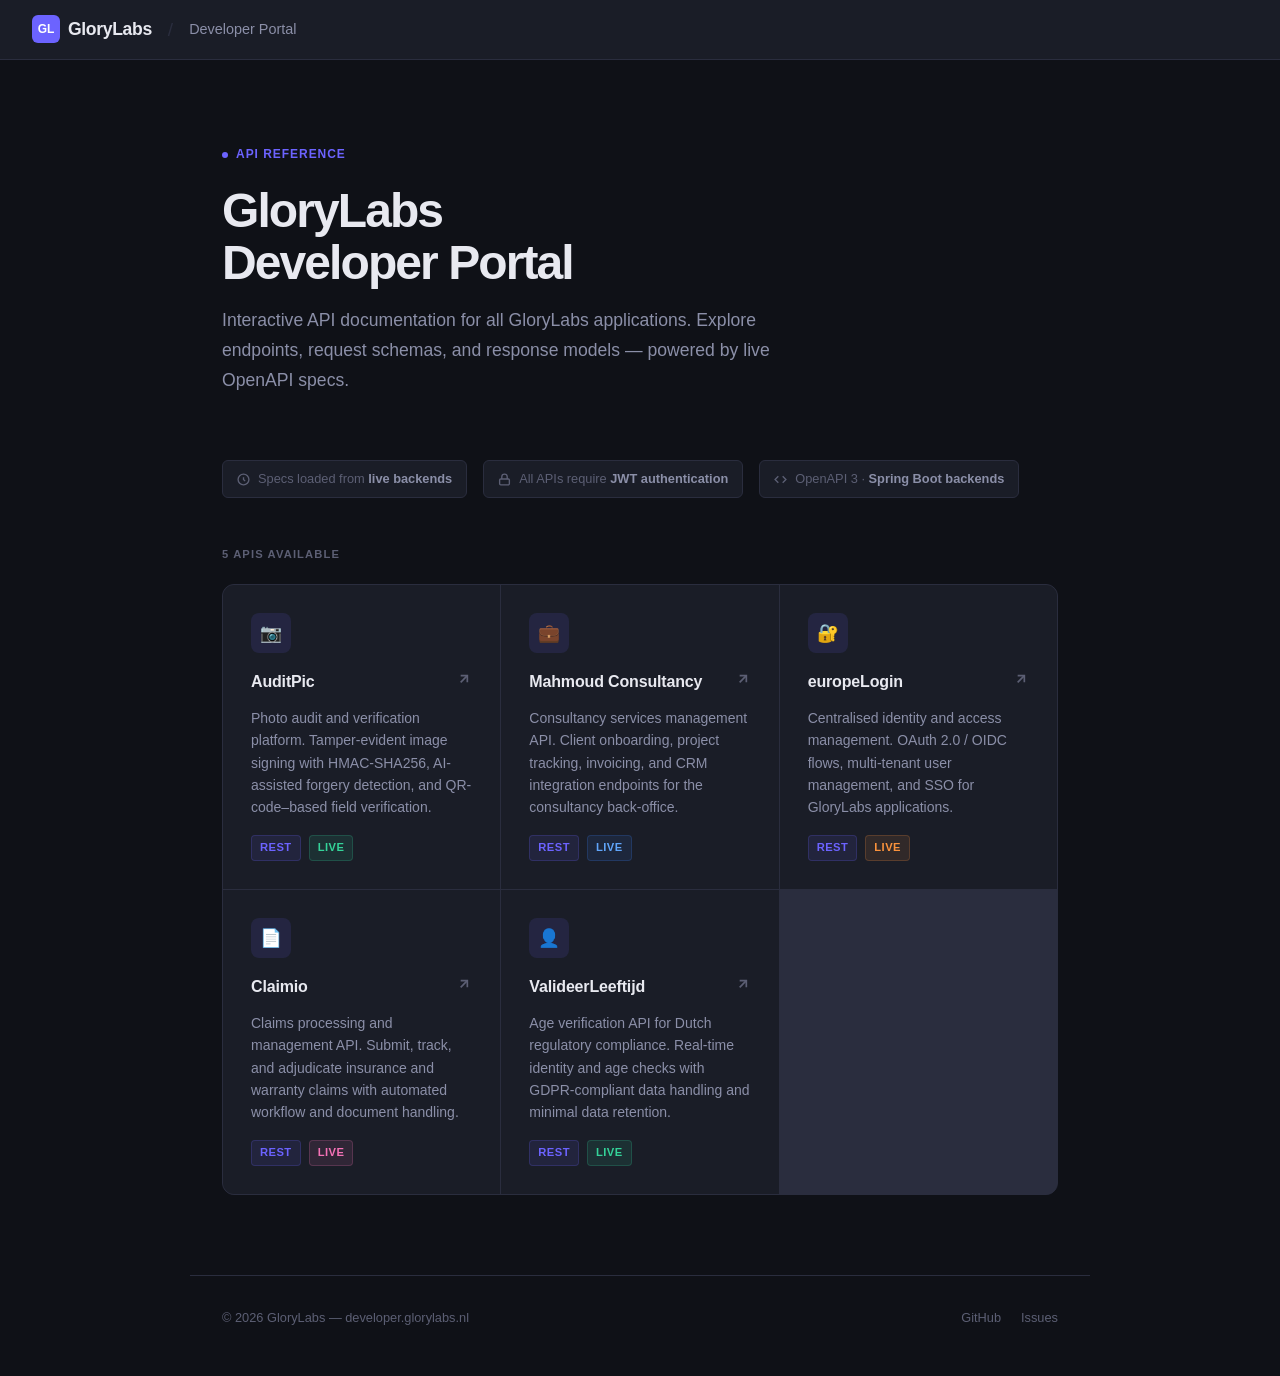
<file: index.html>
<!DOCTYPE html>
<html lang="en">
<head>
  <meta charset="utf-8" />
  <meta name="viewport" content="width=device-width, initial-scale=1" />
  <title>GloryLabs Developer Portal</title>
  <meta name="description" content="API documentation for all GloryLabs applications. Built for developers and integrators." />
  <link rel="stylesheet" href="style.css" />
</head>
<body>

  <!-- Navigation -->
  <nav class="nav">
    <a class="nav-logo" href="/">
      <span class="nav-logo-mark">GL</span>
      GloryLabs
    </a>
    <span class="nav-divider">/</span>
    <span class="nav-section">Developer Portal</span>
  </nav>

  <!-- Hero -->
  <header class="hero">
    <div class="hero-eyebrow">
      <span class="hero-eyebrow-dot"></span>
      API Reference
    </div>
    <h1>GloryLabs<br />Developer Portal</h1>
    <p>
      Interactive API documentation for all GloryLabs applications.
      Explore endpoints, request schemas, and response models — powered by live OpenAPI specs.
    </p>
  </header>

  <!-- Info bar -->
  <div class="info-bar">
    <div class="info-item">
      <svg width="13" height="13" viewBox="0 0 24 24" fill="none" stroke="currentColor" stroke-width="2.5"><circle cx="12" cy="12" r="10"/><path d="M12 8v4l3 3"/></svg>
      <span>Specs loaded from <strong>live backends</strong></span>
    </div>
    <div class="info-item">
      <svg width="13" height="13" viewBox="0 0 24 24" fill="none" stroke="currentColor" stroke-width="2.5"><rect x="3" y="11" width="18" height="11" rx="2" ry="2"/><path d="M7 11V7a5 5 0 0 1 10 0v4"/></svg>
      <span>All APIs require <strong>JWT authentication</strong></span>
    </div>
    <div class="info-item">
      <svg width="13" height="13" viewBox="0 0 24 24" fill="none" stroke="currentColor" stroke-width="2.5"><polyline points="16 18 22 12 16 6"/><polyline points="8 6 2 12 8 18"/></svg>
      <span>OpenAPI 3 &middot; <strong>Spring Boot backends</strong></span>
    </div>
  </div>

  <!-- API Cards -->
  <main class="section">
    <div class="section-label">5 APIs available</div>
    <div class="card-grid">

      <a class="card" href="auditpic.html">
        <div class="card-icon">&#128247;</div>
        <div class="card-header">
          <span class="card-name">AuditPic</span>
          <svg class="card-arrow" width="16" height="16" viewBox="0 0 24 24" fill="none" stroke="currentColor" stroke-width="2.5"><line x1="7" y1="17" x2="17" y2="7"/><polyline points="7 7 17 7 17 17"/></svg>
        </div>
        <p class="card-desc">
          Photo audit and verification platform. Tamper-evident image signing with HMAC-SHA256, AI-assisted forgery detection, and QR-code–based field verification.
        </p>
        <div class="card-meta">
          <span class="card-tag">REST</span>
          <span class="card-tag green">Live</span>
        </div>
      </a>

      <a class="card" href="consultancy.html">
        <div class="card-icon">&#128188;</div>
        <div class="card-header">
          <span class="card-name">Mahmoud Consultancy</span>
          <svg class="card-arrow" width="16" height="16" viewBox="0 0 24 24" fill="none" stroke="currentColor" stroke-width="2.5"><line x1="7" y1="17" x2="17" y2="7"/><polyline points="7 7 17 7 17 17"/></svg>
        </div>
        <p class="card-desc">
          Consultancy services management API. Client onboarding, project tracking, invoicing, and CRM integration endpoints for the consultancy back-office.
        </p>
        <div class="card-meta">
          <span class="card-tag">REST</span>
          <span class="card-tag blue">Live</span>
        </div>
      </a>

      <a class="card" href="europelogin.html">
        <div class="card-icon">&#128272;</div>
        <div class="card-header">
          <span class="card-name">europeLogin</span>
          <svg class="card-arrow" width="16" height="16" viewBox="0 0 24 24" fill="none" stroke="currentColor" stroke-width="2.5"><line x1="7" y1="17" x2="17" y2="7"/><polyline points="7 7 17 7 17 17"/></svg>
        </div>
        <p class="card-desc">
          Centralised identity and access management. OAuth 2.0 / OIDC flows, multi-tenant user management, and SSO for GloryLabs applications.
        </p>
        <div class="card-meta">
          <span class="card-tag">REST</span>
          <span class="card-tag orange">Live</span>
        </div>
      </a>

      <a class="card" href="claimio.html">
        <div class="card-icon">&#128196;</div>
        <div class="card-header">
          <span class="card-name">Claimio</span>
          <svg class="card-arrow" width="16" height="16" viewBox="0 0 24 24" fill="none" stroke="currentColor" stroke-width="2.5"><line x1="7" y1="17" x2="17" y2="7"/><polyline points="7 7 17 7 17 17"/></svg>
        </div>
        <p class="card-desc">
          Claims processing and management API. Submit, track, and adjudicate insurance and warranty claims with automated workflow and document handling.
        </p>
        <div class="card-meta">
          <span class="card-tag">REST</span>
          <span class="card-tag pink">Live</span>
        </div>
      </a>

      <a class="card" href="valideerleeftijd.html">
        <div class="card-icon">&#128100;</div>
        <div class="card-header">
          <span class="card-name">ValideerLeeftijd</span>
          <svg class="card-arrow" width="16" height="16" viewBox="0 0 24 24" fill="none" stroke="currentColor" stroke-width="2.5"><line x1="7" y1="17" x2="17" y2="7"/><polyline points="7 7 17 7 17 17"/></svg>
        </div>
        <p class="card-desc">
          Age verification API for Dutch regulatory compliance. Real-time identity and age checks with GDPR-compliant data handling and minimal data retention.
        </p>
        <div class="card-meta">
          <span class="card-tag">REST</span>
          <span class="card-tag green">Live</span>
        </div>
      </a>

    </div>
  </main>

  <!-- Footer -->
  <footer class="footer">
    <span class="footer-text">&copy; 2026 GloryLabs &mdash; developer.glorylabs.nl</span>
    <nav class="footer-links">
      <a href="https://github.com/mahmoudholding" target="_blank" rel="noopener">GitHub</a>
      <a href="https://github.com/mahmoudholding/auditPic/issues" target="_blank" rel="noopener">Issues</a>
    </nav>
  </footer>

</body>
</html>
</file>
<file: style.css>
/* CSS Reset */
*, *::before, *::after {
  box-sizing: border-box;
  margin: 0;
  padding: 0;
}

/* Variables */
:root {
  --bg: #0f1117;
  --surface: #1a1d27;
  --surface-hover: #222535;
  --border: #2a2d3e;
  --accent: #6c63ff;
  --accent-hover: #8b85ff;
  --text-primary: #e8e9f0;
  --text-secondary: #8b8fa8;
  --text-muted: #5c5f74;
  --nav-height: 60px;
  --font: -apple-system, BlinkMacSystemFont, 'Segoe UI', Roboto, sans-serif;
  --mono: 'SFMono-Regular', Consolas, 'Liberation Mono', Menlo, monospace;
}

html, body {
  height: 100%;
  background: var(--bg);
  color: var(--text-primary);
  font-family: var(--font);
  line-height: 1.6;
  -webkit-font-smoothing: antialiased;
}

/* Navigation */
.nav {
  position: sticky;
  top: 0;
  z-index: 100;
  height: var(--nav-height);
  background: var(--surface);
  border-bottom: 1px solid var(--border);
  display: flex;
  align-items: center;
  padding: 0 2rem;
  gap: 1rem;
}

.nav-logo {
  font-size: 1.1rem;
  font-weight: 700;
  letter-spacing: -0.02em;
  color: var(--text-primary);
  text-decoration: none;
  display: flex;
  align-items: center;
  gap: 0.5rem;
}

.nav-logo-mark {
  display: inline-flex;
  align-items: center;
  justify-content: center;
  width: 28px;
  height: 28px;
  background: var(--accent);
  border-radius: 6px;
  font-size: 0.75rem;
  font-weight: 800;
  color: #fff;
  letter-spacing: 0;
}

.nav-divider {
  color: var(--border);
  font-size: 1.2rem;
  line-height: 1;
}

.nav-section {
  font-size: 0.9rem;
  color: var(--text-secondary);
  font-weight: 500;
}

.nav-back {
  margin-left: auto;
  font-size: 0.85rem;
  color: var(--text-secondary);
  text-decoration: none;
  display: flex;
  align-items: center;
  gap: 0.4rem;
  padding: 0.35rem 0.75rem;
  border: 1px solid var(--border);
  border-radius: 6px;
  transition: color 0.15s, border-color 0.15s;
}

.nav-back:hover {
  color: var(--text-primary);
  border-color: var(--accent);
}

.nav-back svg {
  flex-shrink: 0;
}

/* Hero */
.hero {
  padding: 5rem 2rem 4rem;
  max-width: 900px;
  margin: 0 auto;
}

.hero-eyebrow {
  display: inline-flex;
  align-items: center;
  gap: 0.5rem;
  font-size: 0.75rem;
  font-weight: 600;
  letter-spacing: 0.08em;
  text-transform: uppercase;
  color: var(--accent);
  margin-bottom: 1.25rem;
}

.hero-eyebrow-dot {
  width: 6px;
  height: 6px;
  border-radius: 50%;
  background: var(--accent);
  animation: pulse 2s ease-in-out infinite;
}

@keyframes pulse {
  0%, 100% { opacity: 1; }
  50% { opacity: 0.4; }
}

.hero h1 {
  font-size: clamp(2rem, 5vw, 3rem);
  font-weight: 800;
  letter-spacing: -0.04em;
  line-height: 1.1;
  margin-bottom: 1rem;
  color: var(--text-primary);
}

.hero p {
  font-size: 1.1rem;
  color: var(--text-secondary);
  max-width: 560px;
  line-height: 1.7;
}

/* Section */
.section {
  max-width: 900px;
  margin: 0 auto;
  padding: 0 2rem 5rem;
}

.section-label {
  font-size: 0.7rem;
  font-weight: 700;
  letter-spacing: 0.1em;
  text-transform: uppercase;
  color: var(--text-muted);
  margin-bottom: 1.25rem;
}

/* Card Grid */
.card-grid {
  display: grid;
  grid-template-columns: repeat(auto-fill, minmax(260px, 1fr));
  gap: 1px;
  border: 1px solid var(--border);
  border-radius: 12px;
  overflow: hidden;
  background: var(--border);
}

.card {
  background: var(--surface);
  padding: 1.75rem;
  display: flex;
  flex-direction: column;
  gap: 0.75rem;
  text-decoration: none;
  transition: background 0.15s;
  position: relative;
}

.card:hover {
  background: var(--surface-hover);
}

.card:hover .card-arrow {
  transform: translate(2px, -2px);
  color: var(--accent);
}

.card-icon {
  width: 40px;
  height: 40px;
  border-radius: 8px;
  background: rgba(108, 99, 255, 0.12);
  display: flex;
  align-items: center;
  justify-content: center;
  font-size: 1.1rem;
  margin-bottom: 0.25rem;
}

.card-header {
  display: flex;
  align-items: flex-start;
  justify-content: space-between;
  gap: 0.5rem;
}

.card-name {
  font-size: 1rem;
  font-weight: 700;
  color: var(--text-primary);
  letter-spacing: -0.01em;
}

.card-arrow {
  color: var(--text-muted);
  transition: transform 0.15s, color 0.15s;
  flex-shrink: 0;
  margin-top: 2px;
}

.card-desc {
  font-size: 0.875rem;
  color: var(--text-secondary);
  line-height: 1.6;
  flex: 1;
}

.card-meta {
  display: flex;
  align-items: center;
  gap: 0.5rem;
  margin-top: 0.25rem;
}

.card-tag {
  display: inline-flex;
  align-items: center;
  font-size: 0.7rem;
  font-weight: 600;
  letter-spacing: 0.04em;
  text-transform: uppercase;
  padding: 0.2rem 0.5rem;
  border-radius: 4px;
  background: rgba(108, 99, 255, 0.1);
  color: var(--accent);
  border: 1px solid rgba(108, 99, 255, 0.2);
}

.card-tag.green {
  background: rgba(52, 211, 153, 0.1);
  color: #34d399;
  border-color: rgba(52, 211, 153, 0.2);
}

.card-tag.blue {
  background: rgba(59, 130, 246, 0.1);
  color: #60a5fa;
  border-color: rgba(59, 130, 246, 0.2);
}

.card-tag.orange {
  background: rgba(251, 146, 60, 0.1);
  color: #fb923c;
  border-color: rgba(251, 146, 60, 0.2);
}

.card-tag.pink {
  background: rgba(244, 114, 182, 0.1);
  color: #f472b6;
  border-color: rgba(244, 114, 182, 0.2);
}

/* Info bar */
.info-bar {
  max-width: 900px;
  margin: 0 auto;
  padding: 0 2rem 3rem;
  display: flex;
  gap: 1rem;
  flex-wrap: wrap;
}

.info-item {
  display: flex;
  align-items: center;
  gap: 0.5rem;
  font-size: 0.8rem;
  color: var(--text-muted);
  padding: 0.5rem 0.875rem;
  border: 1px solid var(--border);
  border-radius: 6px;
  background: var(--surface);
}

.info-item strong {
  color: var(--text-secondary);
}

/* Redoc host page */
.redoc-nav {
  position: relative;
  z-index: 200;
}

body.redoc-page {
  background: #fff;
  color: #333;
}

body.redoc-page .redoc-nav {
  background: var(--surface);
  border-bottom: 1px solid var(--border);
}

/* Footer */
.footer {
  max-width: 900px;
  margin: 0 auto;
  padding: 2rem 2rem 3rem;
  border-top: 1px solid var(--border);
  display: flex;
  align-items: center;
  justify-content: space-between;
  gap: 1rem;
  flex-wrap: wrap;
}

.footer-text {
  font-size: 0.8rem;
  color: var(--text-muted);
}

.footer-links {
  display: flex;
  gap: 1.25rem;
}

.footer-links a {
  font-size: 0.8rem;
  color: var(--text-muted);
  text-decoration: none;
  transition: color 0.15s;
}

.footer-links a:hover {
  color: var(--text-secondary);
}

/* Responsive */
@media (max-width: 640px) {
  .hero {
    padding: 3rem 1.25rem 2.5rem;
  }

  .section {
    padding: 0 1.25rem 3rem;
  }

  .info-bar {
    padding: 0 1.25rem 2rem;
  }

  .footer {
    padding: 1.5rem 1.25rem 2rem;
    flex-direction: column;
    align-items: flex-start;
  }

  .card-grid {
    grid-template-columns: 1fr;
  }

  .nav {
    padding: 0 1.25rem;
  }
}
</file>
